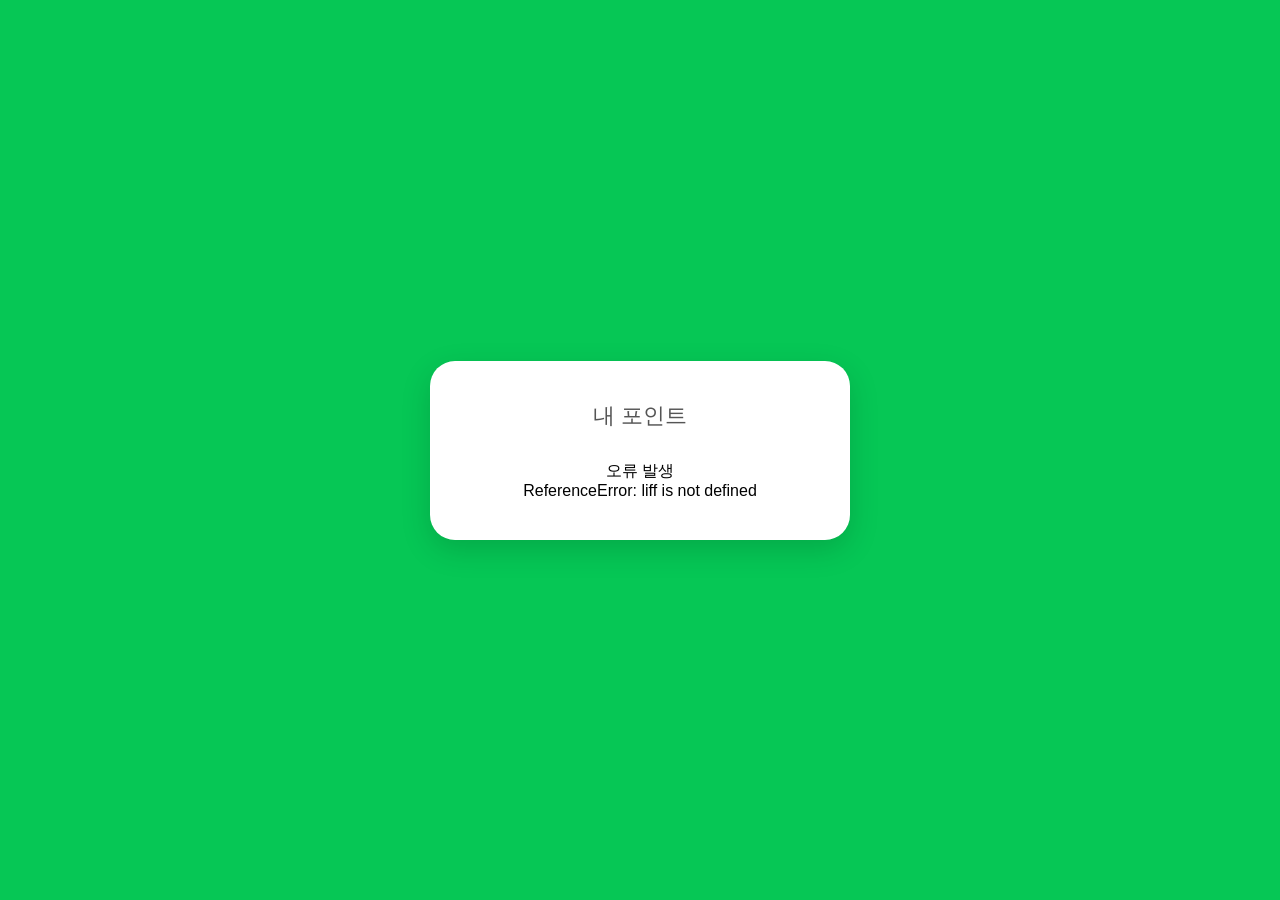
<file: index.html>
<!DOCTYPE html>
<html lang="ko">

<head>

<meta charset="UTF-8">
<meta name="viewport" content="width=device-width, initial-scale=1.0">

<title>학생 포인트</title>

<link rel="stylesheet" href="style.css?v=5">

<script src="https://static.line-scdn.net/liff/edge/2/sdk.js"></script>

</head>


<body>


<div class="container">


    <div class="card">


        <div class="title">
            내 포인트
        </div>


        <div id="status">

            로그인 확인 중...

        </div>


    </div>


</div>



<script src="script.js?v=5"></script>


</body>

</html>
</file>
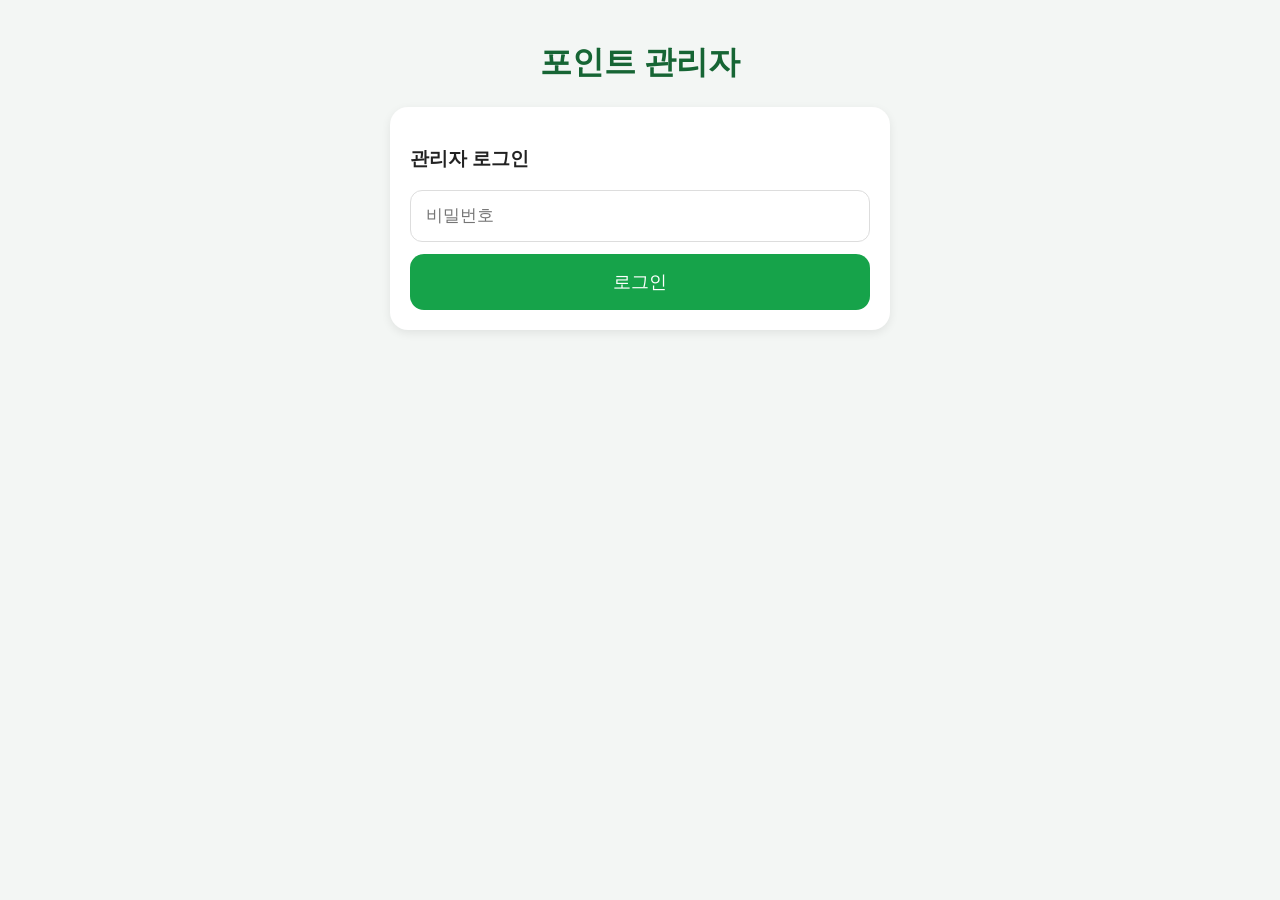
<file: admin.html>
<!DOCTYPE html>

<html>

<head>

<meta name="viewport" content="width=device-width, initial-scale=1.0">

<title>포인트 관리자</title>

<link rel="stylesheet" href="admin.css?v=2">

</head>


<body>


<div class="admin-container">


<h1>
포인트 관리자
</h1>



<div id="loginBox" class="card">


<h3>관리자 로그인</h3>


<input
id="password"
type="password"
placeholder="비밀번호"
onkeydown="if(event.key==='Enter') login()">


<button onclick="login()">
로그인
</button>


</div>





<div id="adminBox" style="display:none;">



<div class="card">


<h3>학생 선택</h3>



<input
id="search"
placeholder="학생 이름 검색"
oninput="searchStudent()">



<div id="searchResult"></div>





<select id="studentSelect">

<option>
학생을 선택하세요
</option>

</select>

<button onclick="openStudentDetail()">

학생 상세 보기

</button>

<button onclick="openStatistics()">

관리 통계

</button>
  
</div>







<div class="card point-card">


<div class="small-title">
선택 학생
</div>


<div id="selectedName">
없음
</div>



<div class="small-title">
현재 포인트
</div>


<div class="point-number">

<span id="currentPoint">
0
</span>

P

</div>


</div>








<div class="card">


<h3>처리 종류</h3>



<div class="type-buttons">


<button
id="chargeBtn"
onclick="selectType('충전')">

+ 충전

</button>



<button
id="useBtn"
onclick="selectType('사용')">

- 사용

</button>


</div>



<input
type="hidden"
id="type"
value="충전">





<h3>금액</h3>


<input
id="amount"
type="number"
placeholder="금액 입력">





<h3>내용</h3>


<input
id="memo"
placeholder="내용 입력">


<div id="expireBox">

<h3>유효기간</h3>

<select id="expireType" onchange="changeExpireType()">
    <option value="30">30일</option>
    <option value="60">60일</option>
    <option value="120">120일</option>
    <option value="custom">직접 입력</option>
</select>

<input
type="date"
id="expireDate">

</div>
  

<button
class="save-button"
onclick="save()">

저장

</button>



<div id="result"></div>

<div class="card">

<h3>
최근 처리 내역
</h3>


<div id="history">

불러오는 중...

</div>


</div>

</div>



</div>


</div>





<script src="admin.js?v=7"></script>


</body>


</html>
</file>
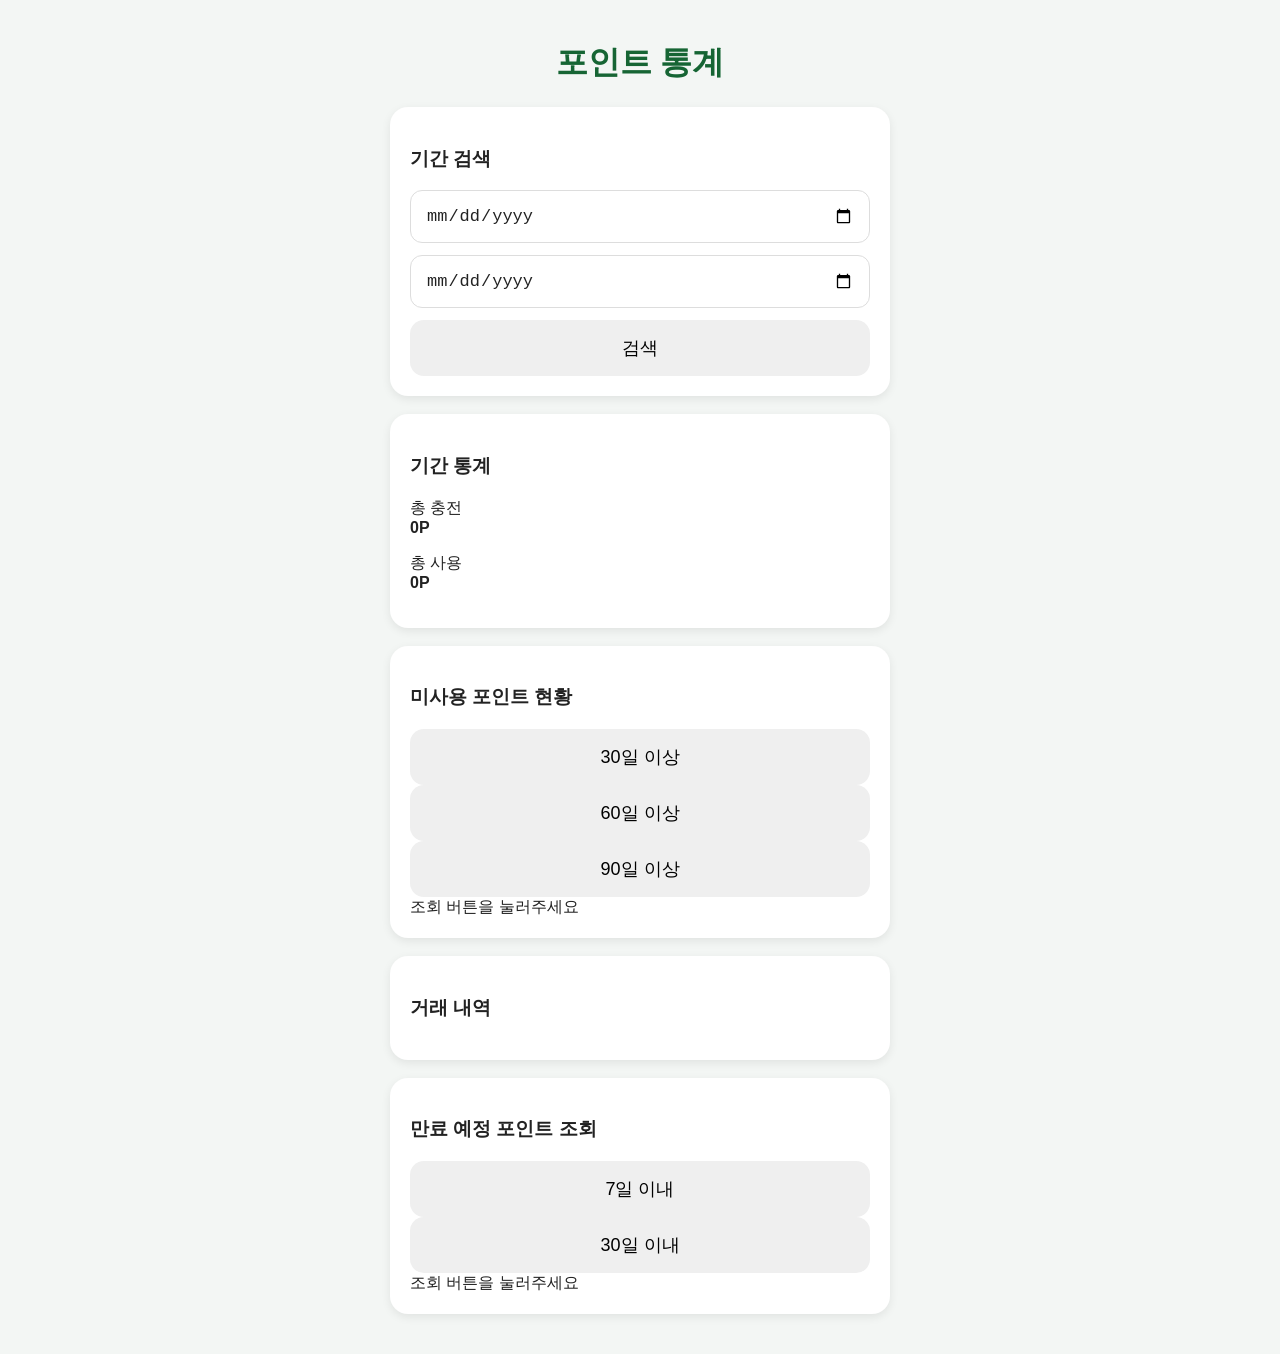
<file: statistics.html>
<!DOCTYPE html>

<html>

<head>

<meta name="viewport" content="width=device-width, initial-scale=1.0">

<title>포인트 통계</title>

<link rel="stylesheet" href="admin.css?v=1">

</head>


<body>


<div class="admin-container">


<h1>
포인트 통계
</h1>



<div class="card">

<h3>
기간 검색
</h3>


<input
id="startDate"
type="date">


<input
id="endDate"
type="date">


<button onclick="search()">

검색

</button>


</div>





<div class="card">

<h3>
기간 통계
</h3>


<p>
총 충전

<br>

<b id="totalCharge">
0P
</b>

</p>


<p>
총 사용

<br>

<b id="totalUse">
0P
</b>

</p>


</div>







<div class="card">

<h3>
미사용 포인트 현황
</h3>


<button onclick="loadUnusedPoints(30)">
30일 이상
</button>


<button onclick="loadUnusedPoints(60)">
60일 이상
</button>


<button onclick="loadUnusedPoints(90)">
90일 이상
</button>


<div id="unused">

조회 버튼을 눌러주세요

</div>


</div>







<div class="card">

<h3>
거래 내역

</h3>


<div id="history">

</div>


</div>
<div class="card">

<h3>
만료 예정 포인트 조회
</h3>


<button onclick="loadExpirePoints(7)">
7일 이내
</button>


<button onclick="loadExpirePoints(30)">
30일 이내
</button>


<div id="expireResult">

조회 버튼을 눌러주세요

</div>


</div>



</div>



<script src="statistics.js?v=2"></script>


</body>

</html>




</div>
</file>
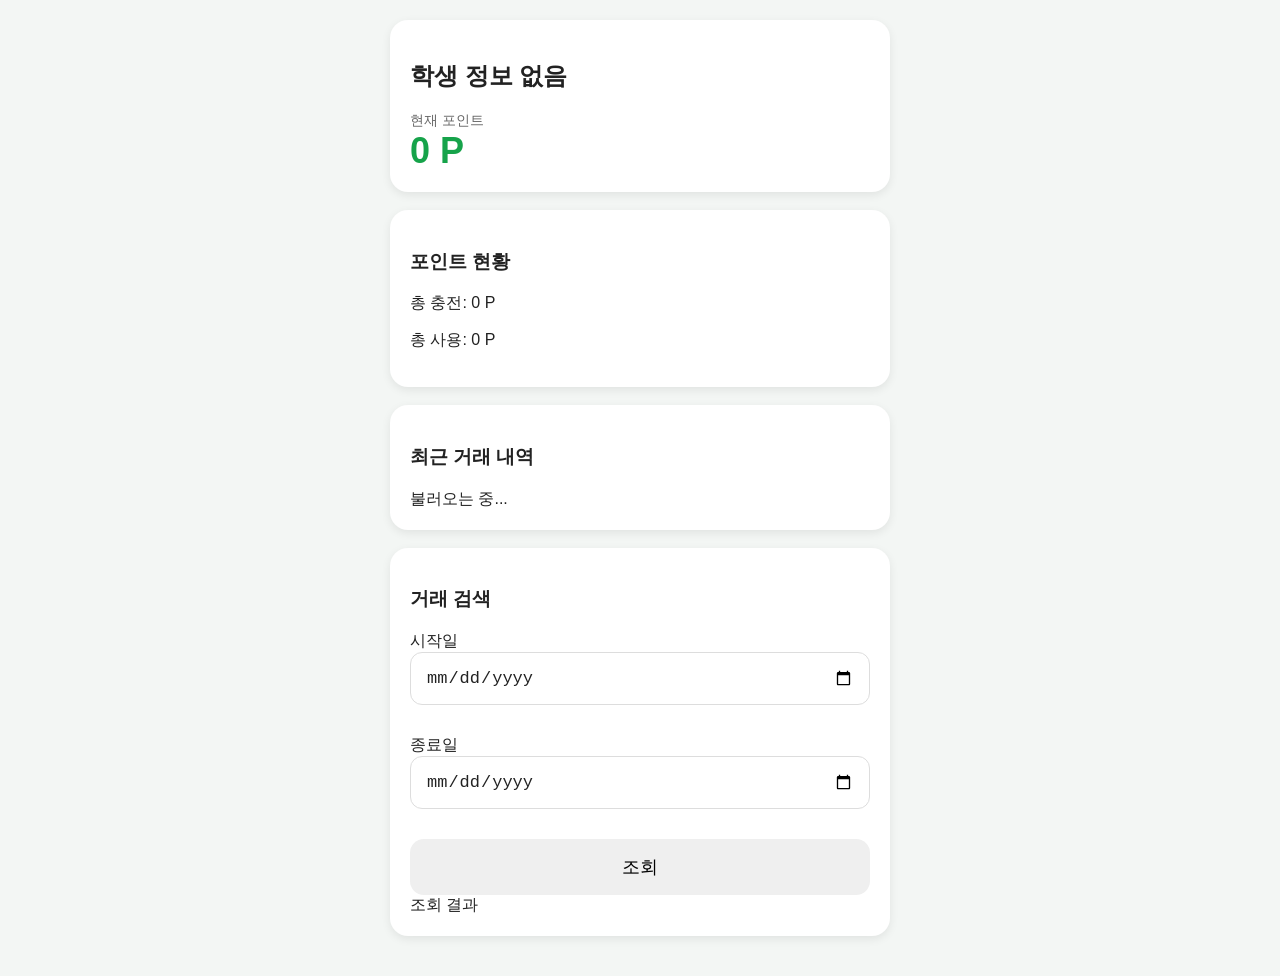
<file: student.html>
<!DOCTYPE html>

<html>

<head>

<meta name="viewport" content="width=device-width, initial-scale=1.0">

<title>학생 포인트</title>

<link rel="stylesheet" href="admin.css?v=1">

</head>


<body>


<div class="admin-container">


<div class="card">


<h2 id="studentName">
불러오는 중...
</h2>


<div class="small-title">
현재 포인트
</div>


<div class="point-number">

<span id="point">
0
</span>

P

</div>



</div>





<div class="card">


<h3>
포인트 현황
</h3>


<p>
총 충전:
<span id="totalCharge">
0
</span>
P
</p>


<p>
총 사용:
<span id="totalUse">
0
</span>
P
</p>



</div>








<div class="card">


<h3>
최근 거래 내역
</h3>


<div id="history">

불러오는 중...

</div>


</div>


<div class="card">


<h3>
거래 검색
</h3>


시작일

<input
type="date"
id="historyStart">


<br><br>


종료일

<input
type="date"
id="historyEnd">


<br><br>


<button onclick="loadStudentHistory()">

조회

</button>



<div id="studentHistoryResult">

조회 결과

</div>


</div>



</div>



<script src="student.js?v=2"></script>


</body>


</html>
</file>
<file: style.css>
*{
    box-sizing:border-box;
}


body{

    margin:0;

    background:#06C755;

    font-family:
    -apple-system,
    BlinkMacSystemFont,
    "Segoe UI",
    sans-serif;

}



.container{

    min-height:100vh;

    display:flex;

    justify-content:center;

    align-items:center;

}



.card{


    width:90%;

    max-width:420px;

    background:white;

    border-radius:25px;

    padding:40px 30px;

    text-align:center;

    box-shadow:
    0 10px 30px rgba(0,0,0,0.15);


}



.title{

    font-size:22px;

    color:#555;

    margin-bottom:30px;

}



.name{

    font-size:24px;

    font-weight:bold;

    margin-bottom:25px;

}



.point-title{

    color:#777;

    margin-bottom:10px;

}



.point{

    font-size:48px;

    font-weight:bold;

    color:#06C755;

}



.message{

    margin-top:25px;

    color:#888;

    font-size:14px;

}



.history-item{

    background:#f7f7f7;

    border-radius:12px;

    padding:12px;

    margin:8px 0;

    text-align:left;

}


.plus{

    color:#06C755;

    font-weight:bold;

}


.minus{

    color:#ff4d4d;

    font-weight:bold;

}


h3{

    margin-top:30px;

    font-size:18px;

}
</file>
<file: admin.css>
body {

    margin:0;

    background:#f3f6f4;

    font-family:Arial, sans-serif;

    color:#222;

}



.admin-container {


    max-width:500px;

    margin:auto;

    padding:20px;


}



h1 {

    text-align:center;

    color:#166534;

}



.card {


    background:white;

    border-radius:18px;

    padding:20px;

    margin-bottom:18px;

    box-shadow:0 3px 10px rgba(0,0,0,0.08);


}




input,
select {


    width:100%;

    box-sizing:border-box;

    padding:15px;

    font-size:17px;

    border-radius:12px;

    border:1px solid #ddd;

    margin-bottom:12px;

    color:#222 !important;

    background:white !important;


}



button {


    width:100%;

    padding:16px;

    border:none;

    border-radius:14px;

    font-size:18px;

    cursor:pointer;


}



#loginBox button {


    background:#16a34a;

    color:white;


}




.small-title {


    color:#666;

    font-size:14px;

    margin-top:10px;


}



#selectedName {


    font-size:26px;

    font-weight:bold;

    color:#111 !important;

    margin:8px 0 20px;


}




.point-number {


    font-size:36px;

    font-weight:bold;

    color:#16a34a;


}





.type-buttons {


    display:flex;

    gap:10px;

    margin-bottom:15px;


}




.type-buttons button {


    flex:1;


}



#chargeBtn {


    background:#16a34a;

    color:white;


}



#useBtn {


    background:#ef4444;

    color:white;


}




.save-button {


    background:#166534;

    color:white;

    margin-top:10px;


}



#searchResult div {


    padding:14px;

    background:#f8fafc;

    border-radius:10px;

    margin-bottom:8px;

    color:#222 !important;

}



#result {


    margin-top:15px;

    font-weight:bold;

    text-align:center;

}
</file>
